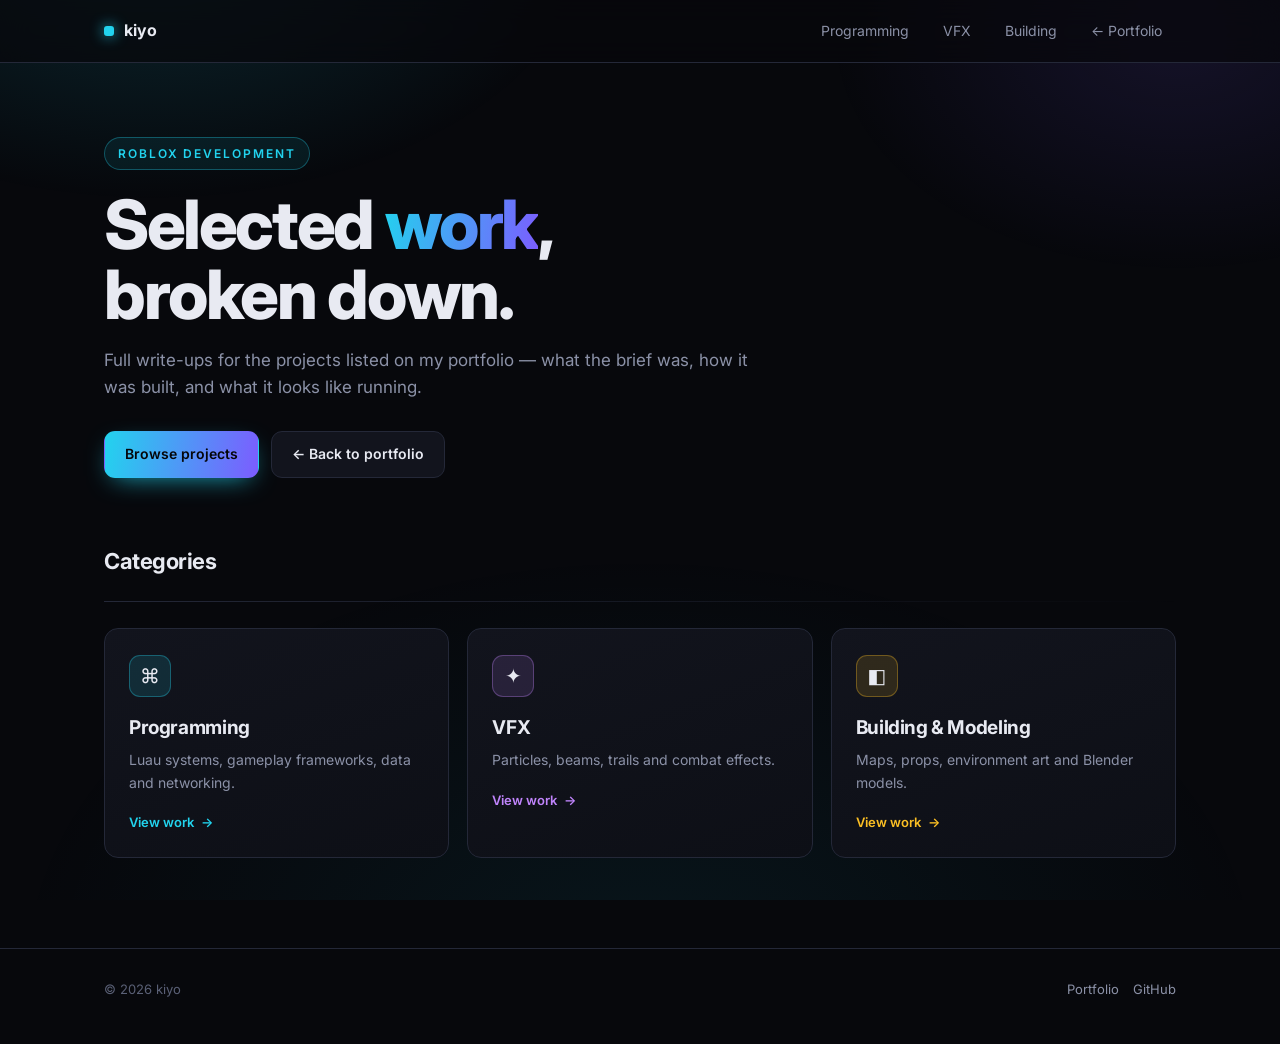
<file: index.html>
<!DOCTYPE html>
<html lang="en">
<head>
<meta charset="utf-8">
<meta name="viewport" content="width=device-width, initial-scale=1">
<title>Roblox Dev Portfolio — Work</title>
<meta name="description" content="Roblox development work: programming, VFX and building.">
<meta property="og:title" content="Roblox Dev Portfolio">
<meta property="og:description" content="Programming, VFX and building work for Roblox.">
<meta property="og:type" content="website">
<link rel="preconnect" href="https://fonts.googleapis.com">
<link rel="preconnect" href="https://fonts.gstatic.com" crossorigin>
<link href="https://fonts.googleapis.com/css2?family=Inter:wght@400;500;600;700;800&display=swap" rel="stylesheet">
<link rel="stylesheet" href="assets/css/style.css">
</head>
<body>

<header class="topbar">
  <div class="wrap">
    <a class="brand" href="index.html"><span class="dot"></span><span data-name>laziithedev</span></a>
    <nav class="nav">
      <a href="programming.html">Programming</a>
      <a href="vfx.html">VFX</a>
      <a href="building.html">Building</a>
      <a data-back href="https://YOUR-CARRD-SITE.carrd.co">← Portfolio</a>
    </nav>
  </div>
</header>

<section class="hero">
  <div class="wrap">
    <span class="eyebrow">Roblox Development</span>
    <h1>Selected <span class="grad">work</span>,<br>broken down.</h1>
    <p class="lede">
      Full write-ups for the projects listed on my portfolio — what the brief was,
      how it was built, and what it looks like running.
    </p>
    <div class="cta">
      <a class="btn primary" href="programming.html">Browse projects</a>
      <a class="btn" data-back href="https://YOUR-CARRD-SITE.carrd.co">← Back to portfolio</a>
    </div>
  </div>
</section>

<section class="sec">
  <div class="wrap">
    <div class="sec-head"><h2>Categories</h2></div>
    <div class="rule"></div>

    <div class="cats">
      <a class="cat" href="programming.html" style="--c:34,211,238">
        <div class="ico">⌘</div>
        <h3>Programming</h3>
        <p>Luau systems, gameplay frameworks, data and networking.</p>
        <div class="go">View work <span class="arw">→</span></div>
      </a>

      <a class="cat" href="vfx.html" style="--c:192,132,252">
        <div class="ico">✦</div>
        <h3>VFX</h3>
        <p>Particles, beams, trails and combat effects.</p>
        <div class="go">View work <span class="arw">→</span></div>
      </a>

      <a class="cat" href="building.html" style="--c:251,191,36">
        <div class="ico">◧</div>
        <h3>Building &amp; Modeling</h3>
        <p>Maps, props, environment art and Blender models.</p>
        <div class="go">View work <span class="arw">→</span></div>
      </a>
    </div>
  </div>
</section>

<footer>
  <div class="wrap">
    <span>© <span data-year>2026</span> <span data-name>laziithedev</span></span>
    <span class="sp"></span>
    <a data-back href="https://YOUR-CARRD-SITE.carrd.co">Portfolio</a>
    <a href="https://github.com/laziithedev" target="_blank" rel="noopener">GitHub</a>
  </div>
</footer>

<script src="data/projects.js"></script>
<script src="assets/js/site.js"></script>
</body>
</html>
</file>
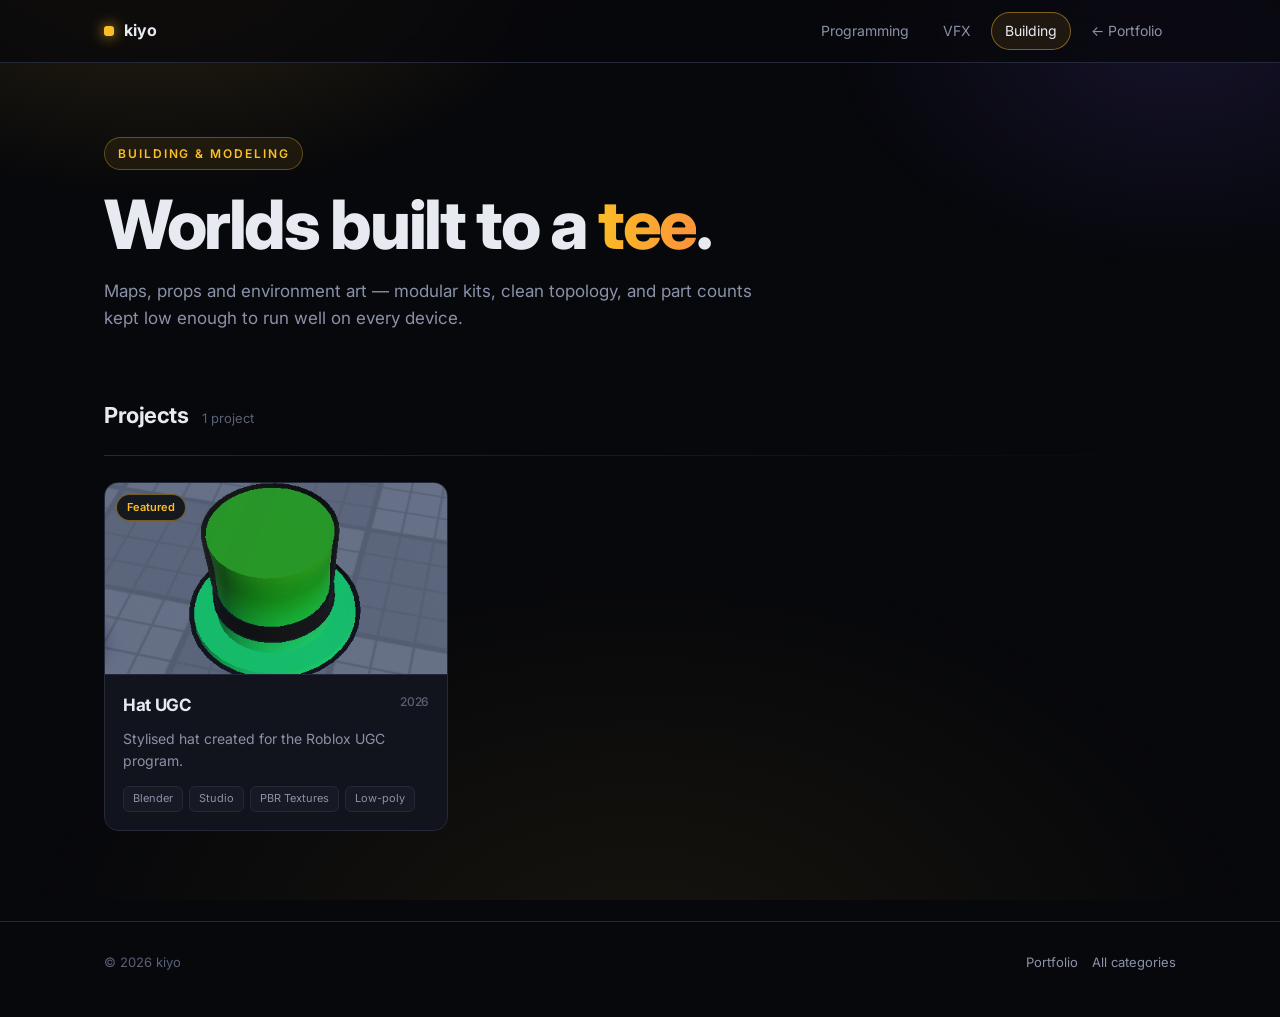
<file: building.html>
<!DOCTYPE html>
<html lang="en">
<head>
<meta charset="utf-8">
<meta name="viewport" content="width=device-width, initial-scale=1">
<title>Building &amp; Modeling — Roblox Dev Portfolio</title>
<meta name="description" content="Maps, props, environment art and Blender models for Roblox.">
<link rel="preconnect" href="https://fonts.googleapis.com">
<link rel="preconnect" href="https://fonts.gstatic.com" crossorigin>
<link href="https://fonts.googleapis.com/css2?family=Inter:wght@400;500;600;700;800&display=swap" rel="stylesheet">
<link rel="stylesheet" href="assets/css/style.css">
</head>
<body data-cat="building">

<header class="topbar">
  <div class="wrap">
    <a class="brand" href="index.html"><span class="dot"></span><span data-name>laziithedev</span></a>
    <nav class="nav">
      <a href="programming.html">Programming</a>
      <a href="vfx.html">VFX</a>
      <a class="on" href="building.html">Building</a>
      <a data-back href="https://YOUR-CARRD-SITE.carrd.co">← Portfolio</a>
    </nav>
  </div>
</header>

<section class="hero">
  <div class="wrap">
    <span class="eyebrow">Building &amp; Modeling</span>
    <h1>Worlds built to a <span class="grad">tee</span>.</h1>
    <p class="lede">
      Maps, props and environment art — modular kits, clean topology, and part counts
      kept low enough to run well on every device.
    </p>
  </div>
</section>

<section class="sec">
  <div class="wrap">
    <div class="sec-head"><h2>Projects</h2><span class="count" id="count"></span></div>
    <div class="rule"></div>
    <div class="grid" id="grid"></div>
  </div>
</section>

<footer>
  <div class="wrap">
    <span>© <span data-year>2026</span> <span data-name>laziithedev</span></span>
    <span class="sp"></span>
    <a data-back href="https://YOUR-CARRD-SITE.carrd.co">Portfolio</a>
    <a href="index.html">All categories</a>
  </div>
</footer>

<div class="modal" id="modal" hidden role="dialog" aria-modal="true"><div class="sheet"></div></div>

<script src="data/projects.js"></script>
<script src="assets/js/site.js"></script>
</body>
</html>
</file>
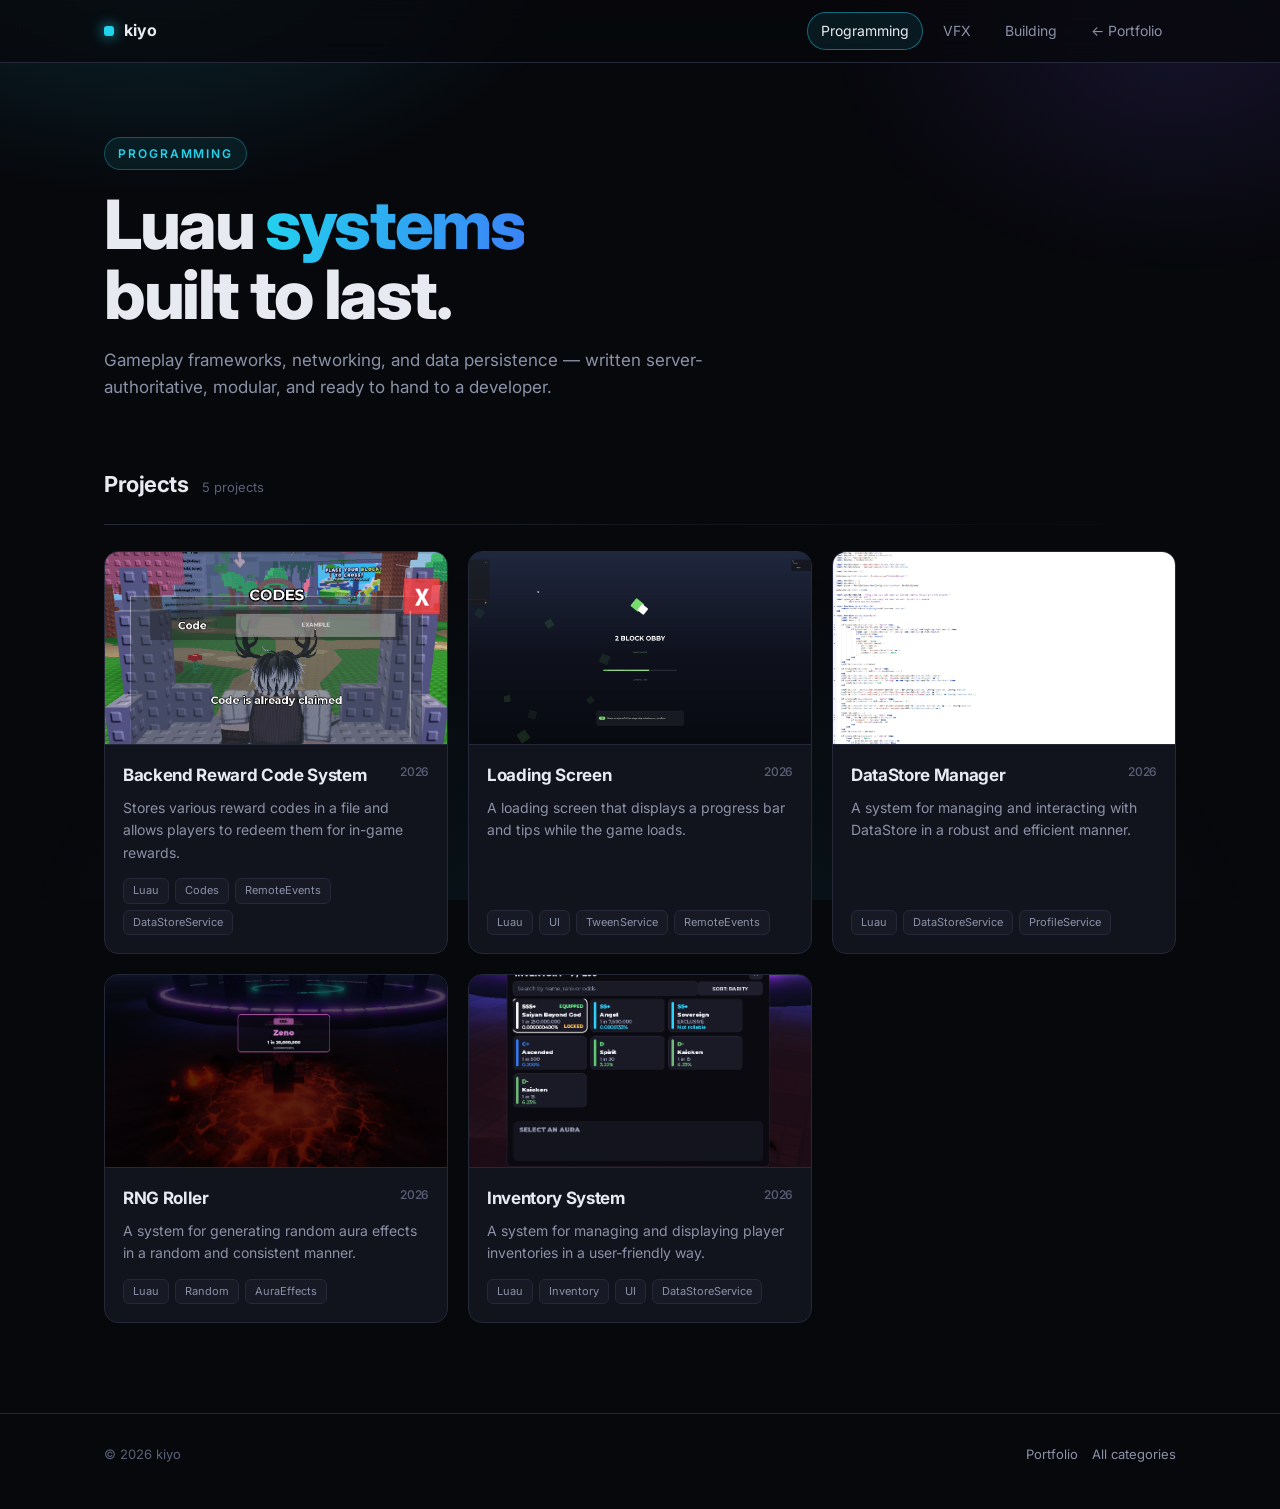
<file: programming.html>
<!DOCTYPE html>
<html lang="en">
<head>
<meta charset="utf-8">
<meta name="viewport" content="width=device-width, initial-scale=1">
<title>Programming — Roblox Dev Portfolio</title>
<meta name="description" content="Luau systems, gameplay frameworks, data and networking work for Roblox.">
<link rel="preconnect" href="https://fonts.googleapis.com">
<link rel="preconnect" href="https://fonts.gstatic.com" crossorigin>
<link href="https://fonts.googleapis.com/css2?family=Inter:wght@400;500;600;700;800&display=swap" rel="stylesheet">
<link rel="stylesheet" href="assets/css/style.css">
</head>
<body data-cat="programming">

<header class="topbar">
  <div class="wrap">
    <a class="brand" href="index.html"><span class="dot"></span><span data-name>laziithedev</span></a>
    <nav class="nav">
      <a class="on" href="programming.html">Programming</a>
      <a href="vfx.html">VFX</a>
      <a href="building.html">Building</a>
      <a data-back href="https://YOUR-CARRD-SITE.carrd.co">← Portfolio</a>
    </nav>
  </div>
</header>

<section class="hero">
  <div class="wrap">
    <span class="eyebrow">Programming</span>
    <h1>Luau <span class="grad">systems</span><br>built to last.</h1>
    <p class="lede">
      Gameplay frameworks, networking, and data persistence — written server-authoritative,
      modular, and ready to hand to a developer.
    </p>
  </div>
</section>

<section class="sec">
  <div class="wrap">
    <div class="sec-head"><h2>Projects</h2><span class="count" id="count"></span></div>
    <div class="rule"></div>
    <div class="grid" id="grid"></div>
  </div>
</section>

<footer>
  <div class="wrap">
    <span>© <span data-year>2026</span> <span data-name>laziithedev</span></span>
    <span class="sp"></span>
    <a data-back href="https://YOUR-CARRD-SITE.carrd.co">Portfolio</a>
    <a href="index.html">All categories</a>
  </div>
</footer>

<div class="modal" id="modal" hidden role="dialog" aria-modal="true"><div class="sheet"></div></div>

<script src="data/projects.js"></script>
<script src="assets/js/site.js"></script>
</body>
</html>
</file>
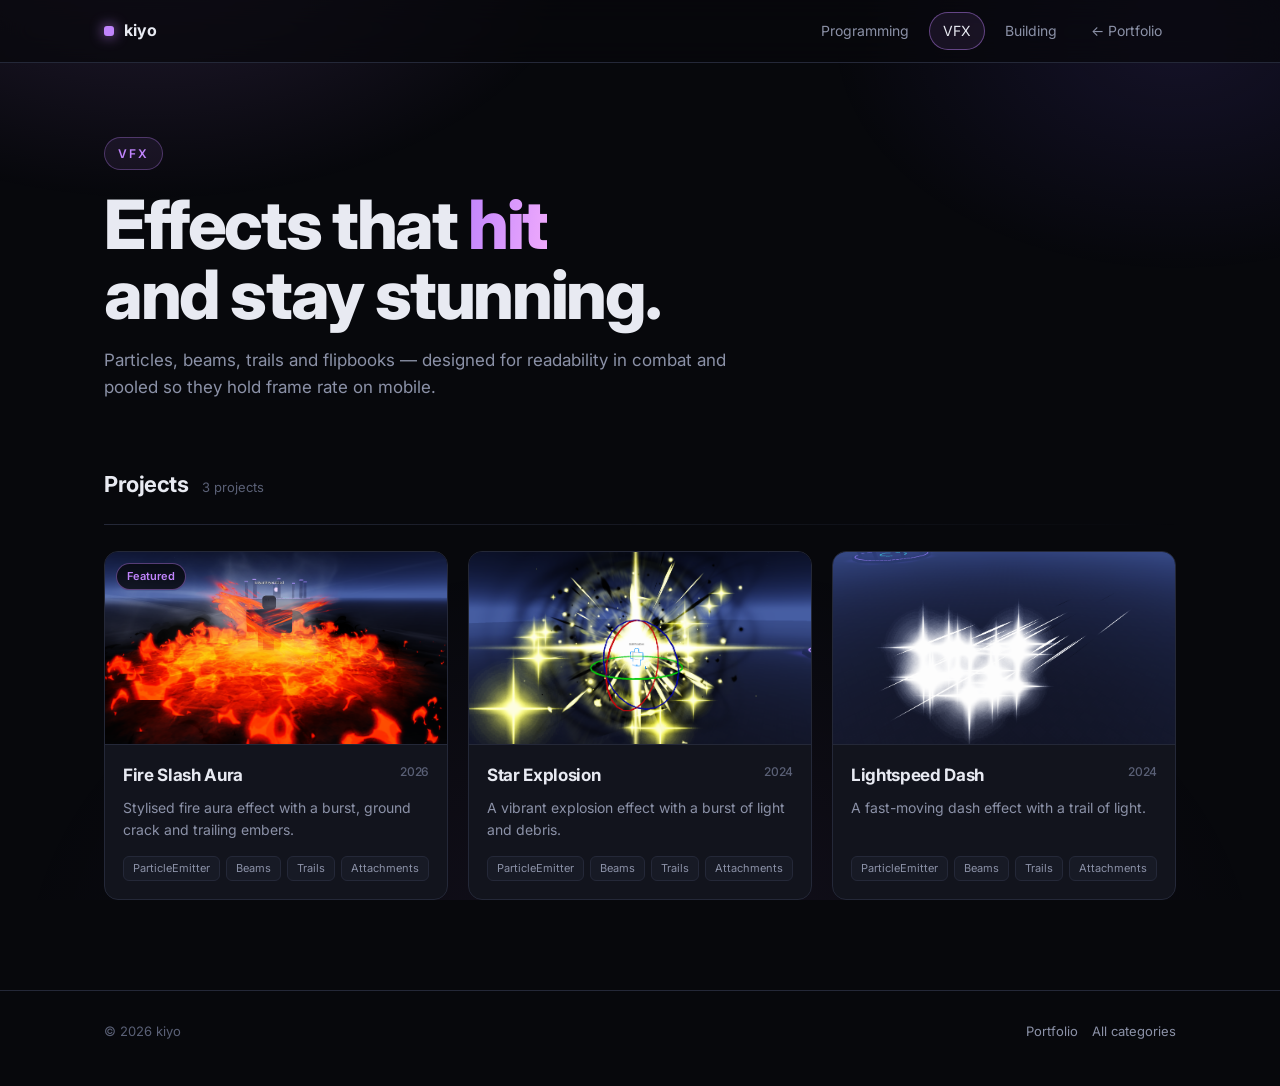
<file: vfx.html>
<!DOCTYPE html>
<html lang="en">
<head>
<meta charset="utf-8">
<meta name="viewport" content="width=device-width, initial-scale=1">
<title>VFX — Roblox Dev Portfolio</title>
<meta name="description" content="Particles, beams, trails and combat effects for Roblox.">
<link rel="preconnect" href="https://fonts.googleapis.com">
<link rel="preconnect" href="https://fonts.gstatic.com" crossorigin>
<link href="https://fonts.googleapis.com/css2?family=Inter:wght@400;500;600;700;800&display=swap" rel="stylesheet">
<link rel="stylesheet" href="assets/css/style.css">
</head>
<body data-cat="vfx">

<header class="topbar">
  <div class="wrap">
    <a class="brand" href="index.html"><span class="dot"></span><span data-name>laziithedev</span></a>
    <nav class="nav">
      <a href="programming.html">Programming</a>
      <a class="on" href="vfx.html">VFX</a>
      <a href="building.html">Building</a>
      <a data-back href="https://YOUR-CARRD-SITE.carrd.co">← Portfolio</a>
    </nav>
  </div>
</header>

<section class="hero">
  <div class="wrap">
    <span class="eyebrow">VFX</span>
    <h1>Effects that <span class="grad">hit</span><br>and stay stunning.</h1>
    <p class="lede">
      Particles, beams, trails and flipbooks — designed for readability in combat
      and pooled so they hold frame rate on mobile.
    </p>
  </div>
</section>

<section class="sec">
  <div class="wrap">
    <div class="sec-head"><h2>Projects</h2><span class="count" id="count"></span></div>
    <div class="rule"></div>
    <div class="grid" id="grid"></div>
  </div>
</section>

<footer>
  <div class="wrap">
    <span>© <span data-year>2026</span> <span data-name>laziithedev</span></span>
    <span class="sp"></span>
    <a data-back href="https://YOUR-CARRD-SITE.carrd.co">Portfolio</a>
    <a href="index.html">All categories</a>
  </div>
</footer>

<div class="modal" id="modal" hidden role="dialog" aria-modal="true"><div class="sheet"></div></div>

<script src="data/projects.js"></script>
<script src="assets/js/site.js"></script>
</body>
</html>
</file>
<file: assets/css/style.css>
/* ============================================================
   RBXL Portfolio - shared stylesheet
   Category accent is set per-page via  <body data-cat="...">
   ============================================================ */

:root{
  --bg:        #07080c;
  --bg-2:      #0d0f16;
  --panel:     #12141d;
  --panel-2:   #171a25;
  --line:      #242838;
  --text:      #e8eaf2;
  --muted:     #8b91a7;
  --faint:     #5a6076;

  --accent:    #22d3ee;
  --accent-2:  #7c5cff;
  --glow:      34,211,238;

  --radius:    14px;
  --maxw:      1120px;
  --ease:      cubic-bezier(.22,.75,.3,1);
}

/* per-category accents */
body[data-cat="programming"]{ --accent:#22d3ee; --accent-2:#3b82f6; --glow:34,211,238; }
body[data-cat="vfx"]        { --accent:#c084fc; --accent-2:#f0abfc; --glow:192,132,252; }
body[data-cat="building"]   { --accent:#fbbf24; --accent-2:#fb923c; --glow:251,191,36; }

*{ box-sizing:border-box; }

body{
  margin:0;
  background:var(--bg);
  color:var(--text);
  font-family:"Inter",ui-sans-serif,system-ui,-apple-system,"Segoe UI",Roboto,Helvetica,Arial,sans-serif;
  font-size:16px;
  line-height:1.6;
  -webkit-font-smoothing:antialiased;
  overflow-x:hidden;
}

/* ambient background glow */
body::before{
  content:"";
  position:fixed; inset:0;
  pointer-events:none; z-index:0;
  background:
    radial-gradient(680px 420px at 12% -8%,  rgba(var(--glow),.16), transparent 65%),
    radial-gradient(560px 380px at 92% 4%,   rgba(124,92,255,.12), transparent 62%),
    radial-gradient(900px 600px at 50% 108%, rgba(var(--glow),.07), transparent 70%);
}

.wrap{ position:relative; z-index:1; max-width:var(--maxw); margin:0 auto; padding:0 24px; }

a{ color:inherit; text-decoration:none; }

/* ---------- top bar ---------- */
.topbar{
  position:sticky; top:0; z-index:20;
  backdrop-filter:blur(14px);
  background:rgba(7,8,12,.72);
  border-bottom:1px solid var(--line);
}
.topbar .wrap{ display:flex; align-items:center; gap:18px; height:62px; }

.brand{ display:flex; align-items:center; gap:10px; font-weight:700; letter-spacing:-.01em; }
.brand .dot{
  width:10px; height:10px; border-radius:3px;
  background:var(--accent);
  box-shadow:0 0 14px rgba(var(--glow),.9);
}
.nav{ margin-left:auto; display:flex; gap:6px; flex-wrap:wrap; }
.nav a{
  padding:7px 13px; border-radius:999px;
  font-size:14px; color:var(--muted);
  border:1px solid transparent;
  transition:.18s var(--ease);
}
.nav a:hover{ color:var(--text); background:var(--panel); border-color:var(--line); }
.nav a.on{ color:var(--text); border-color:rgba(var(--glow),.45); background:rgba(var(--glow),.09); }

/* ---------- hero ---------- */
.hero{ padding:74px 0 40px; }
.eyebrow{
  display:inline-flex; align-items:center; gap:9px;
  font-size:12px; font-weight:600; letter-spacing:.16em; text-transform:uppercase;
  color:var(--accent);
  padding:6px 13px; border-radius:999px;
  border:1px solid rgba(var(--glow),.32);
  background:rgba(var(--glow),.08);
}
h1{
  margin:20px 0 0;
  font-size:clamp(38px,7vw,68px);
  line-height:1.02; letter-spacing:-.035em; font-weight:800;
}
h1 .grad{
  background:linear-gradient(100deg,var(--accent),var(--accent-2));
  -webkit-background-clip:text; background-clip:text; color:transparent;
}
.lede{ margin:18px 0 0; max-width:60ch; color:var(--muted); font-size:17px; }

.cta{ display:flex; flex-wrap:wrap; gap:12px; margin-top:30px; }
.btn{
  display:inline-flex; align-items:center; gap:9px;
  padding:11px 20px; border-radius:11px;
  font-size:14px; font-weight:600;
  border:1px solid var(--line); background:var(--panel); color:var(--text);
  transition:.18s var(--ease); cursor:pointer;
}
.btn:hover{ border-color:rgba(var(--glow),.5); transform:translateY(-1px); }
.btn.primary{
  background:linear-gradient(100deg,var(--accent),var(--accent-2));
  border-color:transparent; color:#05060a;
  box-shadow:0 8px 26px -10px rgba(var(--glow),.85);
}
.btn.primary:hover{ box-shadow:0 12px 30px -10px rgba(var(--glow),1); }

/* ---------- section heading ---------- */
.sec{ padding:26px 0 90px; }
.sec-head{ display:flex; align-items:baseline; gap:14px; margin-bottom:22px; }
.sec-head h2{ margin:0; font-size:22px; letter-spacing:-.02em; }
.sec-head .count{ font-size:13px; color:var(--faint); }
.rule{ height:1px; background:linear-gradient(90deg,var(--line),transparent); margin:0 0 26px; }

/* ---------- category tiles (home) ---------- */
.cats{ display:grid; grid-template-columns:repeat(auto-fit,minmax(270px,1fr)); gap:18px; }
.cat{
  position:relative; overflow:hidden;
  display:block; padding:26px 24px 24px;
  border:1px solid var(--line); border-radius:var(--radius);
  background:linear-gradient(160deg,var(--panel),var(--bg-2));
  transition:.22s var(--ease);
}
.cat::after{
  content:""; position:absolute; inset:0;
  background:radial-gradient(340px 200px at 50% -20%, rgba(var(--c),.20), transparent 70%);
  opacity:0; transition:.28s var(--ease); pointer-events:none;
}
.cat:hover{ transform:translateY(-4px); border-color:rgba(var(--c),.5); }
.cat:hover::after{ opacity:1; }
.cat .ico{
  width:42px; height:42px; border-radius:11px;
  display:grid; place-items:center; font-size:20px;
  background:rgba(var(--c),.13); border:1px solid rgba(var(--c),.32);
  margin-bottom:16px;
}
.cat h3{ margin:0 0 6px; font-size:19px; letter-spacing:-.02em; }
.cat p{ margin:0; color:var(--muted); font-size:14px; }
.cat .go{
  margin-top:18px; display:flex; align-items:center; gap:7px;
  font-size:13px; font-weight:600; color:rgb(var(--c));
}
.cat:hover .go .arw{ transform:translateX(4px); }
.go .arw{ transition:.2s var(--ease); }

/* ---------- project grid ---------- */
.grid{ display:grid; grid-template-columns:repeat(auto-fill,minmax(300px,1fr)); gap:20px; }

.card{
  position:relative; overflow:hidden; text-align:left;
  border:1px solid var(--line); border-radius:var(--radius);
  background:var(--panel); padding:0; color:inherit; font:inherit;
  cursor:pointer; transition:.22s var(--ease);
  display:flex; flex-direction:column;
}
.card:hover{
  transform:translateY(-5px);
  border-color:rgba(var(--glow),.45);
  box-shadow:0 18px 40px -22px rgba(var(--glow),.6), 0 2px 0 rgba(255,255,255,.02) inset;
}
.thumb{
  position:relative; aspect-ratio:16/9; overflow:hidden;
  background:linear-gradient(140deg,var(--panel-2),#0a0c12);
  border-bottom:1px solid var(--line);
}
.thumb img{
  position:relative; z-index:1;
  width:100%; height:100%; object-fit:cover; display:block;
  transition:.4s var(--ease);
}
.card:hover .thumb img{ transform:scale(1.05); }
.thumb .ph{
  position:absolute; inset:0; display:grid; place-items:center;
  color:var(--faint); font-size:12px; letter-spacing:.14em; text-transform:uppercase;
}
.badge{
  position:absolute; top:11px; left:11px; z-index:2;
  padding:4px 10px; border-radius:999px; font-size:11px; font-weight:600;
  background:rgba(7,8,12,.82); border:1px solid rgba(var(--glow),.42);
  color:var(--accent); backdrop-filter:blur(6px);
}
.card-body{ padding:17px 18px 18px; display:flex; flex-direction:column; flex:1; }
.card-body h3{ margin:0; font-size:17px; letter-spacing:-.02em; }
.card-body .yr{ float:right; font-size:12px; color:var(--faint); font-weight:500; }
.card-body p{ margin:8px 0 0; font-size:14px; color:var(--muted); flex:1; }
.tags{ display:flex; flex-wrap:wrap; gap:6px; margin-top:14px; }
.tag{
  font-size:11px; padding:3px 9px; border-radius:6px;
  background:var(--panel-2); border:1px solid var(--line); color:var(--muted);
}

/* ---------- empty state ---------- */
.empty{
  border:1px dashed var(--line); border-radius:var(--radius);
  padding:56px 24px; text-align:center; color:var(--faint);
}
.empty code{ color:var(--accent); background:var(--panel); padding:2px 7px; border-radius:5px; }

/* ---------- modal ---------- */
.modal[hidden]{ display:none !important; }
.modal{
  position:fixed; inset:0; z-index:60;
  display:grid; place-items:center; padding:24px;
  background:rgba(4,5,9,.78); backdrop-filter:blur(8px);
  animation:fade .2s var(--ease);
}
@keyframes fade{ from{opacity:0} to{opacity:1} }
.sheet{
  width:min(880px,100%); max-height:88vh; overflow:auto;
  background:var(--bg-2); border:1px solid var(--line);
  border-radius:18px; padding:0;
  box-shadow:0 40px 90px -30px rgba(0,0,0,.9);
  animation:rise .26s var(--ease);
}
@keyframes rise{ from{opacity:0;transform:translateY(14px) scale(.985)} to{opacity:1;transform:none} }
.sheet-head{
  position:sticky; top:0; z-index:3;
  display:flex; align-items:flex-start; gap:16px;
  padding:22px 24px 18px;
  background:linear-gradient(180deg,var(--bg-2) 72%,transparent);
}
.sheet-head h2{ margin:0; font-size:24px; letter-spacing:-.025em; }
.sheet-head .meta{ margin-top:5px; font-size:13px; color:var(--faint); }
.x{
  margin-left:auto; flex:none;
  width:34px; height:34px; border-radius:9px;
  border:1px solid var(--line); background:var(--panel);
  color:var(--muted); font-size:18px; line-height:1; cursor:pointer;
  transition:.18s var(--ease);
}
.x:hover{ color:var(--text); border-color:rgba(var(--glow),.5); }
.sheet-body{ padding:0 24px 26px; }
.sheet-body p{ color:#c4c9db; }
.sheet-body h4{
  margin:24px 0 10px; font-size:12px; letter-spacing:.15em;
  text-transform:uppercase; color:var(--accent);
}
.sheet-body ul{ margin:0; padding-left:20px; color:#c4c9db; }
.sheet-body li{ margin-bottom:7px; }
.media{ display:grid; gap:12px; margin-top:6px; }
.media img, .media video{
  width:100%; border-radius:11px; border:1px solid var(--line); display:block;
}
.media .yt{
  position:relative; width:100%; aspect-ratio:16/9;
  border-radius:11px; overflow:hidden; border:1px solid var(--line);
}
.media .yt iframe{ position:absolute; inset:0; width:100%; height:100%; border:0; }
.links{ display:flex; flex-wrap:wrap; gap:10px; margin-top:22px; }

/* ---------- footer ---------- */
footer{
  border-top:1px solid var(--line); padding:30px 0 44px;
  color:var(--faint); font-size:13px;
}
footer .wrap{ display:flex; flex-wrap:wrap; gap:14px; align-items:center; }
footer a{ color:var(--muted); }
footer a:hover{ color:var(--accent); }
footer .sp{ margin-left:auto; }

@media (max-width:640px){
  .hero{ padding:52px 0 30px; }
  .topbar .wrap{ height:auto; padding-top:12px; padding-bottom:12px; flex-wrap:wrap; }
  .nav{ margin-left:0; width:100%; }
}
</file>
